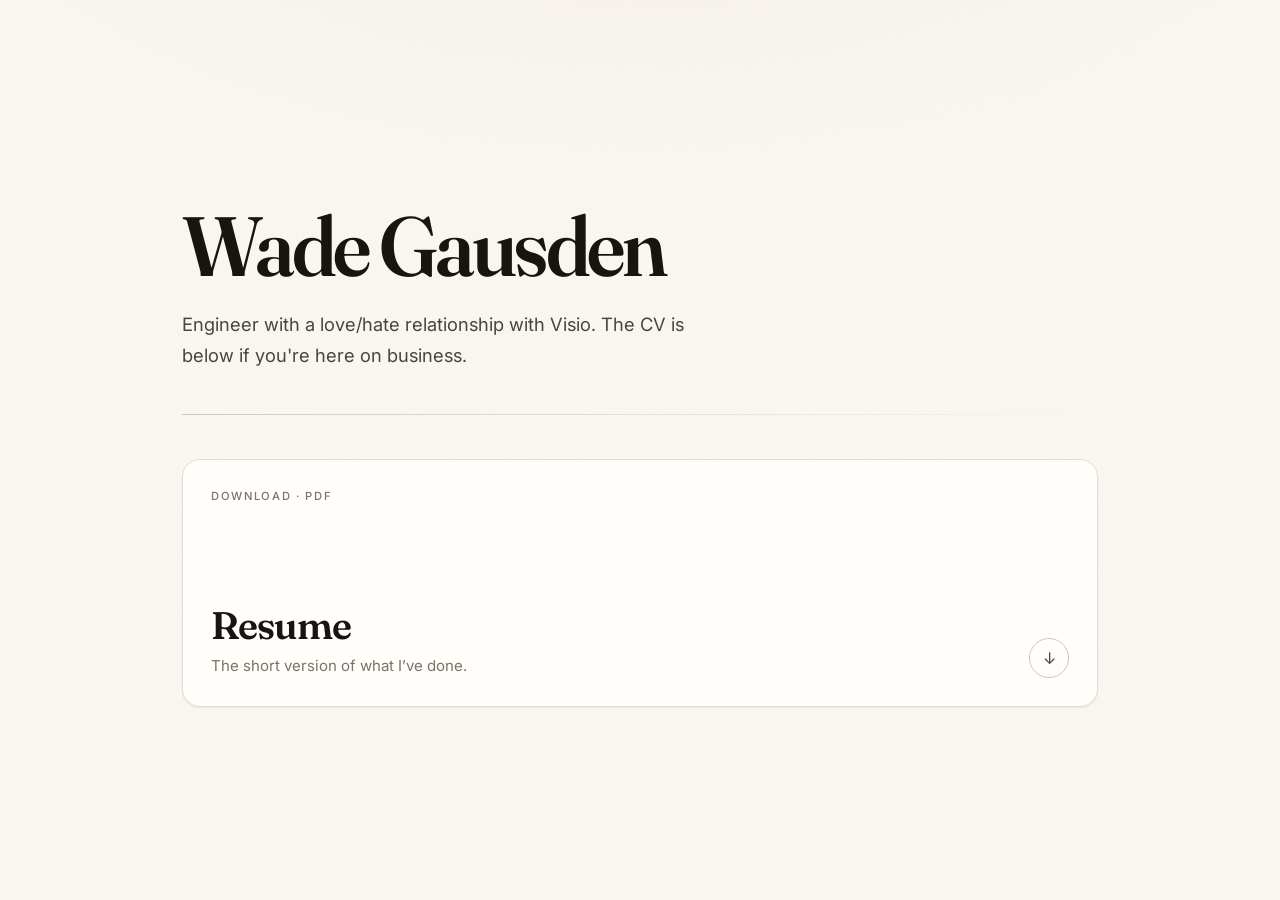
<file: index.html>
<!DOCTYPE html>
<html lang="en">
<head>
  <meta charset="utf-8">
  <meta name="viewport" content="width=device-width, initial-scale=1">
  <title>Wade Gausden</title>
  <meta name="description" content="Wade Gausden — resume.">
  <meta name="theme-color" content="#faf7f2" media="(prefers-color-scheme: light)">
  <meta name="theme-color" content="#100f0d" media="(prefers-color-scheme: dark)">

  <link rel="icon" href="data:image/svg+xml,%3Csvg xmlns='http://www.w3.org/2000/svg' viewBox='0 0 100 100'%3E%3Crect width='100' height='100' rx='24' fill='%23bf4d24'/%3E%3Ctext x='50' y='73' font-size='62' font-family='Georgia,serif' fill='%23faf7f2' text-anchor='middle'%3EW%3C/text%3E%3C/svg%3E">

  <link rel="preconnect" href="https://fonts.googleapis.com">
  <link rel="preconnect" href="https://fonts.gstatic.com" crossorigin>
  <link href="https://fonts.googleapis.com/css2?family=Fraunces:opsz,wght,SOFT,WONK@9..144,400..700,0..100,0..1&family=Inter:wght@400;500;600&family=Newsreader:ital,opsz,wght@0,6..72,400;1,6..72,400&display=swap" rel="stylesheet">

  <link href="https://cdn.jsdelivr.net/npm/bootstrap@5.3.3/dist/css/bootstrap.min.css" rel="stylesheet">
  <link href="/css/style.css" rel="stylesheet">
</head>
<body>

  <main class="container wrap hero">

    <div>
      <!-- Swap this tagline for something that actually sounds like you -->
      <h1 class="hero-name rise rise-1">Wade Gausden</h1>
      <p class="hero-tagline rise rise-2">
        Engineer with a love/hate relationship with Visio.
        The CV is below if you're here on business.
      </p>
    </div>

    <hr class="rule rise rise-2">

    <div class="row g-4">
      <!-- Resume is full width while the portfolio is hidden.
           To bring the portfolio back: change col-12 below to col-12 col-md-6
           and un-comment the Portfolio tile underneath. -->
      <div class="col-12">
        <a class="tile tile-resume rise rise-3" href="/files/Wade_Gausden_CV.pdf" download>
          <span class="label">Download &middot; PDF</span>
          <div class="tile-foot">
            <div>
              <h2 class="tile-title">Resume</h2>
              <p class="tile-desc">The short version of what I&rsquo;ve done.</p>
            </div>
            <span class="tile-arrow" aria-hidden="true">&darr;</span>
          </div>
        </a>
      </div>

      <!-- ===== Portfolio tile — hidden for now, restore when ready =====
      <div class="col-12 col-md-6">
        <a class="tile tile-portfolio rise rise-4" href="/portfolio/">
          <span class="label">Writing</span>
          <div class="tile-foot">
            <div>
              <h2 class="tile-title">Portfolio</h2>
              <p class="tile-desc">Posts, notes, and half-formed thoughts.</p>
            </div>
            <span class="tile-arrow" aria-hidden="true">&rarr;</span>
          </div>
        </a>
      </div>
      ============================================================= -->
    </div>

  </main>

</body>
</html>
</file>
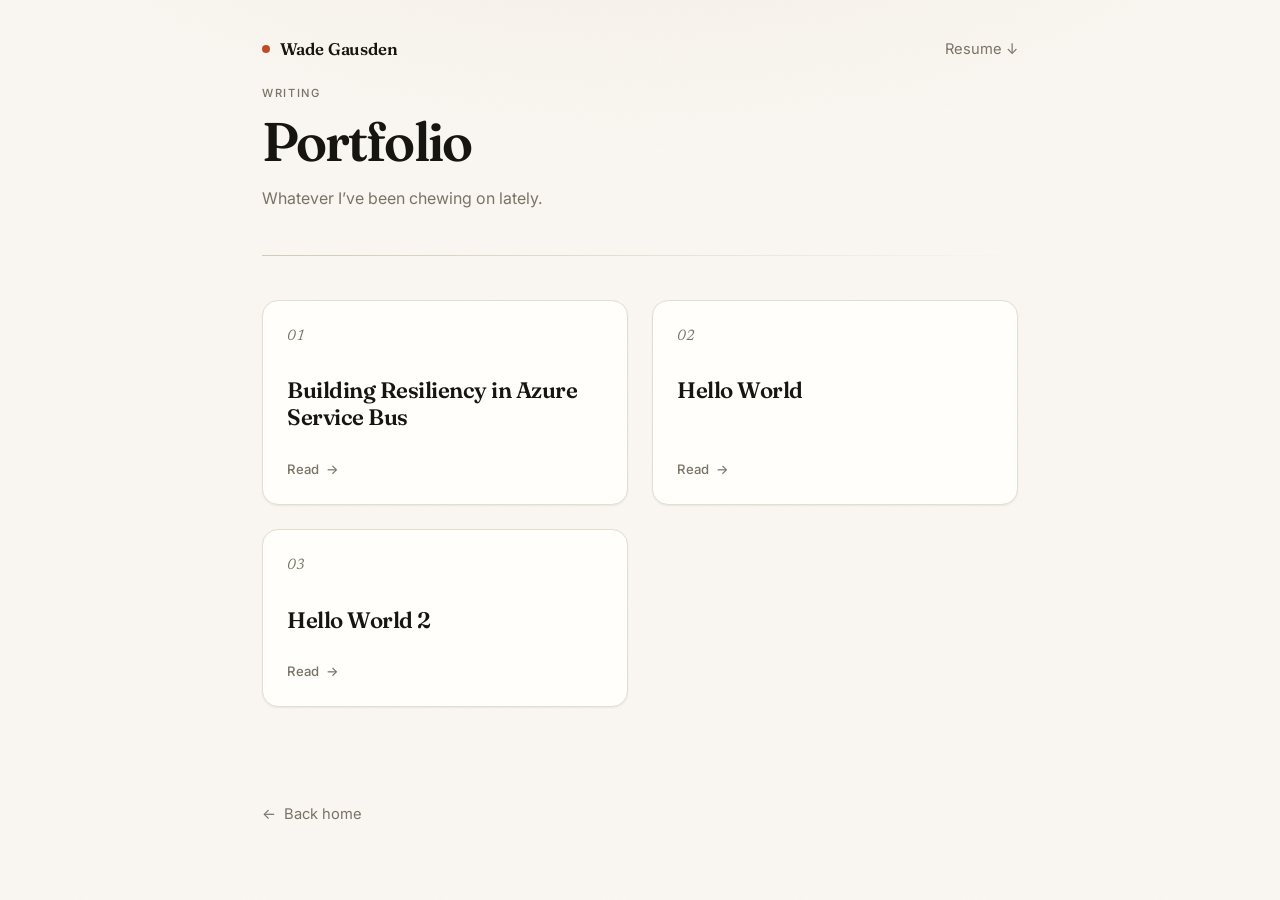
<file: portfolio/index.html>
<!DOCTYPE html>
<html lang="en">
<head>
  <meta charset="utf-8">
  <meta name="viewport" content="width=device-width, initial-scale=1">
  <title>Portfolio — Wade Gausden</title>
  <meta name="description" content="Writing by Wade Gausden.">
  <meta name="theme-color" content="#faf7f2" media="(prefers-color-scheme: light)">
  <meta name="theme-color" content="#100f0d" media="(prefers-color-scheme: dark)">

  <link rel="icon" href="data:image/svg+xml,%3Csvg xmlns='http://www.w3.org/2000/svg' viewBox='0 0 100 100'%3E%3Crect width='100' height='100' rx='24' fill='%23bf4d24'/%3E%3Ctext x='50' y='73' font-size='62' font-family='Georgia,serif' fill='%23faf7f2' text-anchor='middle'%3EW%3C/text%3E%3C/svg%3E">

  <link rel="preconnect" href="https://fonts.googleapis.com">
  <link rel="preconnect" href="https://fonts.gstatic.com" crossorigin>
  <link href="https://fonts.googleapis.com/css2?family=Fraunces:opsz,wght,SOFT,WONK@9..144,400..700,0..100,0..1&family=Inter:wght@400;500;600&family=Newsreader:ital,opsz,wght@0,6..72,400;1,6..72,400&display=swap" rel="stylesheet">

  <link href="https://cdn.jsdelivr.net/npm/bootstrap@5.3.3/dist/css/bootstrap.min.css" rel="stylesheet">
  <link href="/css/style.css" rel="stylesheet">
</head>
<body>

  <header class="container wrap-tight site-header">
    <a class="site-name" href="/">Wade Gausden</a>
    <a class="nav-link-quiet" href="/files/wade-gausden-cv.pdf" download>Resume &darr;</a>
  </header>

  <main class="container wrap-tight pb-5">

    <div class="rise rise-1">
      <span class="label">Writing</span>
      <h1 class="page-title">Portfolio</h1>
      <p class="page-intro">
        Whatever I&rsquo;ve been chewing on lately.
      </p>
    </div>

    <hr class="rule rise rise-1">

    <!-- Post list: two columns from md up, single column on mobile.
         To add a post: copy one .col block and point it at the new folder. -->
    <div class="row g-4">

      <div class="col-12 col-md-6">
        <a class="post-card rise rise-2" href="/portfolio/azure-service-bus-resiliency/">
          <span class="post-num">01</span>
          <h2 class="post-card-title">Building Resiliency in Azure Service Bus</h2>
          <span class="post-card-foot">Read <span aria-hidden="true">&rarr;</span></span>
        </a>
      </div>

      <div class="col-12 col-md-6">
        <a class="post-card rise rise-3" href="/portfolio/hello-world/">
          <span class="post-num">02</span>
          <h2 class="post-card-title">Hello World</h2>
          <span class="post-card-foot">Read <span aria-hidden="true">&rarr;</span></span>
        </a>
      </div>

      <div class="col-12 col-md-6">
        <a class="post-card rise rise-4" href="/portfolio/hello-world-2/">
          <span class="post-num">03</span>
          <h2 class="post-card-title">Hello World 2</h2>
          <span class="post-card-foot">Read <span aria-hidden="true">&rarr;</span></span>
        </a>
      </div>

    </div>
  </main>

  <footer class="container wrap-tight site-footer">
    <a class="nav-link-quiet" href="/"><span aria-hidden="true">&larr;</span> Back home</a>
  </footer>

</body>
</html>
</file>
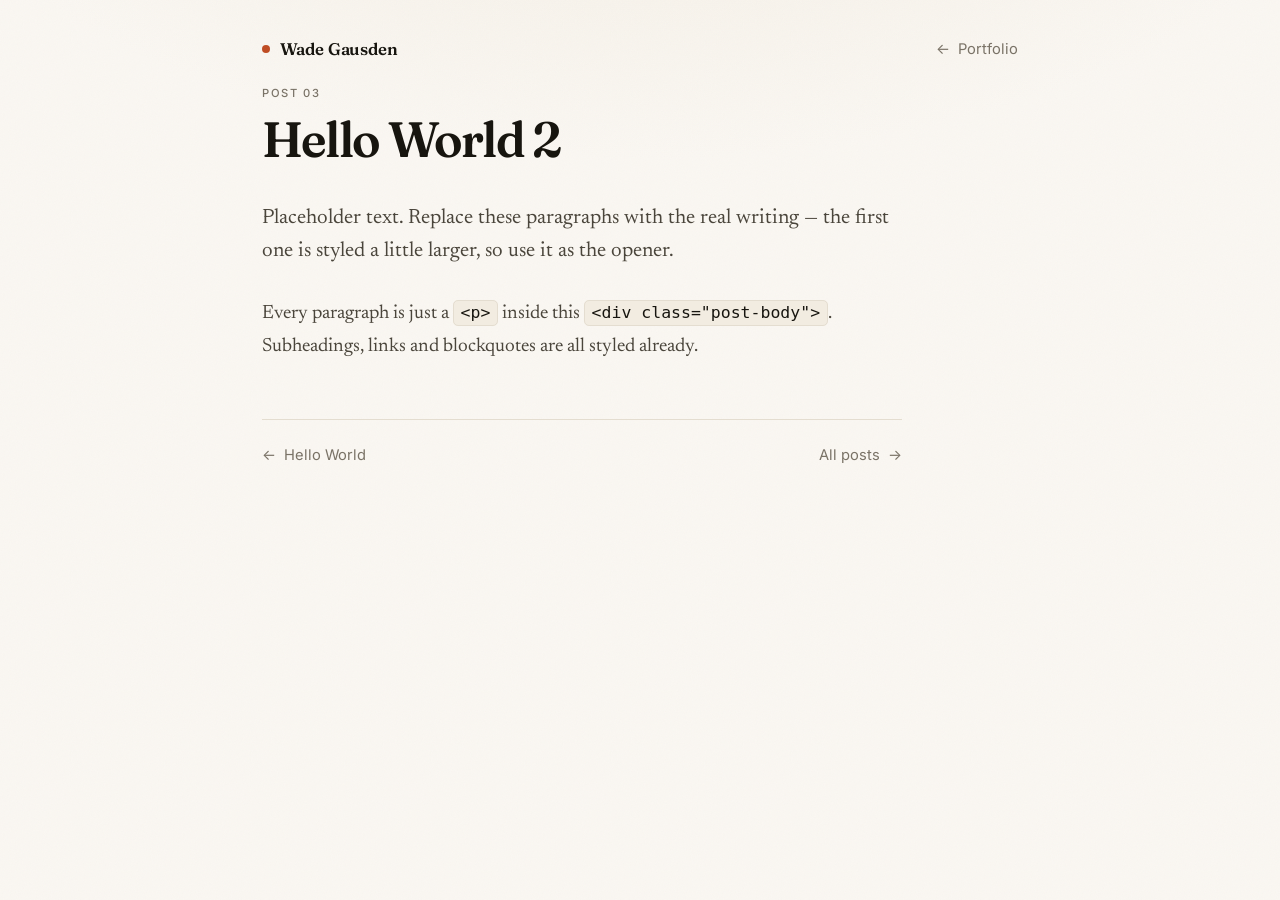
<file: portfolio/hello-world-2/index.html>
<!DOCTYPE html>
<html lang="en">
<head>
  <meta charset="utf-8">
  <meta name="viewport" content="width=device-width, initial-scale=1">
  <title>Hello World 2 — Wade Gausden</title>
  <meta name="description" content="Hello World 2 — a post by Wade Gausden.">
  <meta name="theme-color" content="#faf7f2" media="(prefers-color-scheme: light)">
  <meta name="theme-color" content="#100f0d" media="(prefers-color-scheme: dark)">

  <link rel="icon" href="data:image/svg+xml,%3Csvg xmlns='http://www.w3.org/2000/svg' viewBox='0 0 100 100'%3E%3Crect width='100' height='100' rx='24' fill='%23bf4d24'/%3E%3Ctext x='50' y='73' font-size='62' font-family='Georgia,serif' fill='%23faf7f2' text-anchor='middle'%3EW%3C/text%3E%3C/svg%3E">

  <link rel="preconnect" href="https://fonts.googleapis.com">
  <link rel="preconnect" href="https://fonts.gstatic.com" crossorigin>
  <link href="https://fonts.googleapis.com/css2?family=Fraunces:opsz,wght,SOFT,WONK@9..144,400..700,0..100,0..1&family=Inter:wght@400;500;600&family=Newsreader:ital,opsz,wght@0,6..72,400;1,6..72,400&display=swap" rel="stylesheet">

  <link href="https://cdn.jsdelivr.net/npm/bootstrap@5.3.3/dist/css/bootstrap.min.css" rel="stylesheet">
  <link href="/css/style.css" rel="stylesheet">
</head>
<body>

  <header class="container wrap-tight site-header">
    <a class="site-name" href="/">Wade Gausden</a>
    <a class="nav-link-quiet" href="/portfolio/"><span aria-hidden="true">&larr;</span> Portfolio</a>
  </header>

  <main class="container wrap-tight pb-5">
    <article class="post rise rise-1">

      <span class="label">Post 03</span>
      <h1 class="post-title">Hello World 2</h1>

      <div class="post-body">
        <!-- ===== Post body starts here ===== -->
        <p>
          Placeholder text. Replace these paragraphs with the real writing &mdash;
          the first one is styled a little larger, so use it as the opener.
        </p>
        <p>
          Every paragraph is just a <code>&lt;p&gt;</code> inside this
          <code>&lt;div class="post-body"&gt;</code>. Subheadings, links and
          blockquotes are all styled already.
        </p>
        <!-- ===== Post body ends here ===== -->
      </div>

      <nav class="post-nav">
        <a class="nav-link-quiet" href="/portfolio/hello-world/"><span aria-hidden="true">&larr;</span> Hello World</a>
        <a class="nav-link-quiet" href="/portfolio/">All posts <span aria-hidden="true">&rarr;</span></a>
      </nav>

    </article>
  </main>

</body>
</html>
</file>
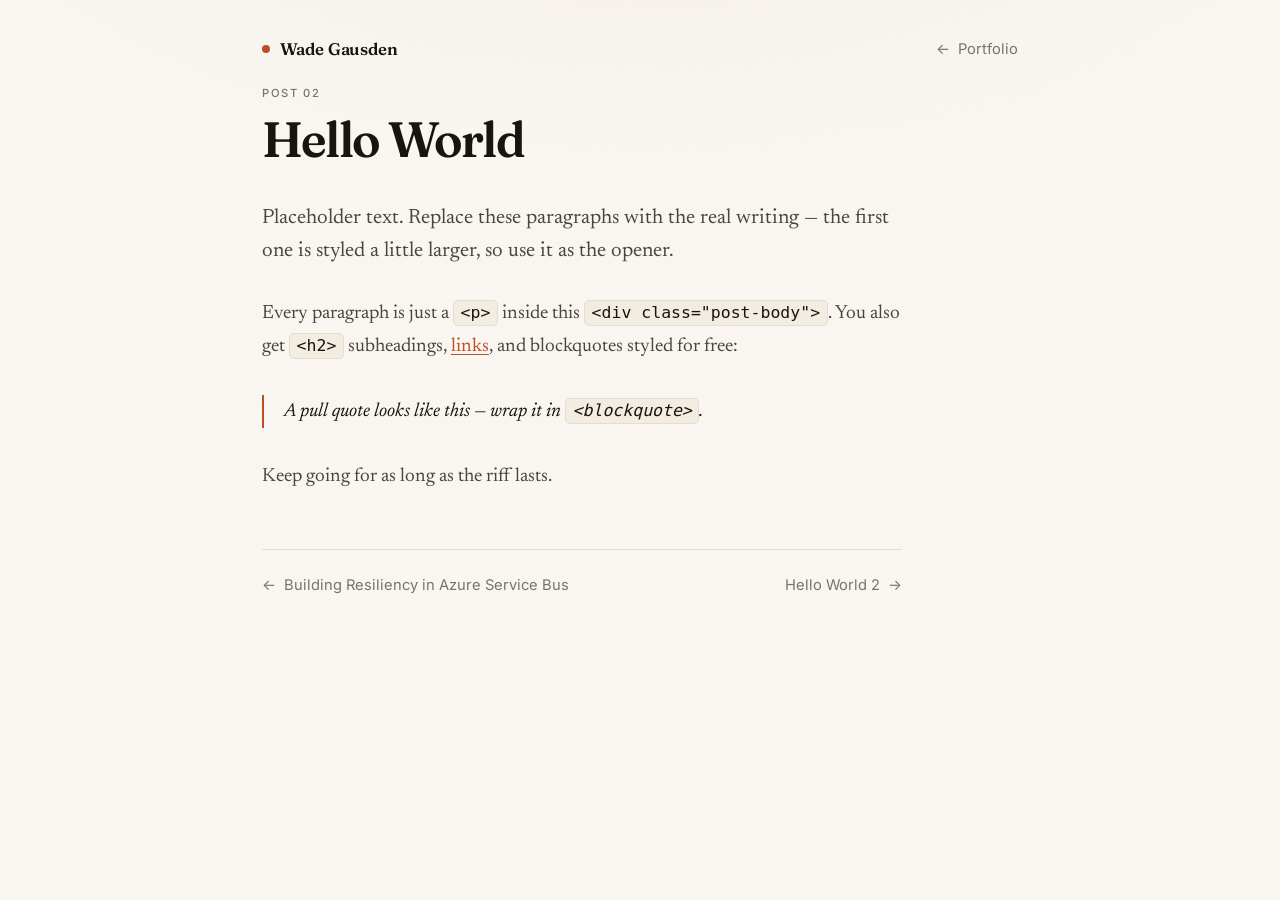
<file: portfolio/hello-world/index.html>
<!DOCTYPE html>
<html lang="en">
<head>
  <meta charset="utf-8">
  <meta name="viewport" content="width=device-width, initial-scale=1">
  <title>Hello World — Wade Gausden</title>
  <meta name="description" content="Hello World — a post by Wade Gausden.">
  <meta name="theme-color" content="#faf7f2" media="(prefers-color-scheme: light)">
  <meta name="theme-color" content="#100f0d" media="(prefers-color-scheme: dark)">

  <link rel="icon" href="data:image/svg+xml,%3Csvg xmlns='http://www.w3.org/2000/svg' viewBox='0 0 100 100'%3E%3Crect width='100' height='100' rx='24' fill='%23bf4d24'/%3E%3Ctext x='50' y='73' font-size='62' font-family='Georgia,serif' fill='%23faf7f2' text-anchor='middle'%3EW%3C/text%3E%3C/svg%3E">

  <link rel="preconnect" href="https://fonts.googleapis.com">
  <link rel="preconnect" href="https://fonts.gstatic.com" crossorigin>
  <link href="https://fonts.googleapis.com/css2?family=Fraunces:opsz,wght,SOFT,WONK@9..144,400..700,0..100,0..1&family=Inter:wght@400;500;600&family=Newsreader:ital,opsz,wght@0,6..72,400;1,6..72,400&display=swap" rel="stylesheet">

  <link href="https://cdn.jsdelivr.net/npm/bootstrap@5.3.3/dist/css/bootstrap.min.css" rel="stylesheet">
  <link href="/css/style.css" rel="stylesheet">
</head>
<body>

  <header class="container wrap-tight site-header">
    <a class="site-name" href="/">Wade Gausden</a>
    <a class="nav-link-quiet" href="/portfolio/"><span aria-hidden="true">&larr;</span> Portfolio</a>
  </header>

  <main class="container wrap-tight pb-5">
    <article class="post rise rise-1">

      <span class="label">Post 02</span>
      <h1 class="post-title">Hello World</h1>

      <div class="post-body">
        <!-- ===== Post body starts here ===== -->
        <p>
          Placeholder text. Replace these paragraphs with the real writing &mdash;
          the first one is styled a little larger, so use it as the opener.
        </p>
        <p>
          Every paragraph is just a <code>&lt;p&gt;</code> inside this
          <code>&lt;div class="post-body"&gt;</code>. You also get
          <code>&lt;h2&gt;</code> subheadings, <a href="/portfolio/">links</a>,
          and blockquotes styled for free:
        </p>
        <blockquote>
          A pull quote looks like this &mdash; wrap it in
          <code>&lt;blockquote&gt;</code>.
        </blockquote>
        <p>
          Keep going for as long as the riff lasts.
        </p>
        <!-- ===== Post body ends here ===== -->
      </div>

      <nav class="post-nav">
        <a class="nav-link-quiet" href="/portfolio/azure-service-bus-resiliency/"><span aria-hidden="true">&larr;</span> Building Resiliency in Azure Service Bus</a>
        <a class="nav-link-quiet" href="/portfolio/hello-world-2/">Hello World 2 <span aria-hidden="true">&rarr;</span></a>
      </nav>

    </article>
  </main>

</body>
</html>
</file>
<file: css/style.css>
/* ==========================================================================
   Wade Gausden — site styles
   Layered on top of Bootstrap: Bootstrap handles the grid, this handles
   everything that makes it look like something.
   ========================================================================== */

/* --- Palette: warm paper + ink + one terracotta accent ------------------- */
:root {
  --bg:          #faf7f2;
  --bg-deep:     #f2ece1;
  --surface:     #fffefb;
  --ink:         #17150f;
  --ink-soft:    #4a453b;
  --muted:       #7a7367;
  --line:        #e4ddd0;
  --line-firm:   #d3c9b7;
  --accent:      #bf4d24;
  --accent-soft: rgba(191, 77, 36, 0.09);
  --on-accent:   #fffefb;
  --shadow:      rgba(38, 30, 18, 0.07);
  --shadow-lift: rgba(38, 30, 18, 0.13);

  --serif: "Fraunces", "Iowan Old Style", Georgia, serif;
  --prose: "Newsreader", Georgia, "Times New Roman", serif;
  --sans:  "Inter", -apple-system, BlinkMacSystemFont, "Segoe UI", Roboto, sans-serif;
}

@media (prefers-color-scheme: dark) {
  :root {
    --bg:          #100f0d;
    --bg-deep:     #191712;
    --surface:     #1a1815;
    --ink:         #f6f2e9;
    --ink-soft:    #d1cabc;
    --muted:       #918977;
    --line:        #2a2722;
    --line-firm:   #3d3831;
    --accent:      #ea7b4d;
    --accent-soft: rgba(234, 123, 77, 0.13);
    --on-accent:   #14120f;
    --shadow:      rgba(0, 0, 0, 0.4);
    --shadow-lift: rgba(0, 0, 0, 0.55);
  }
}

/* --- Base ---------------------------------------------------------------- */
* { box-sizing: border-box; }

html { -webkit-text-size-adjust: 100%; }

body {
  margin: 0;
  min-height: 100vh;
  background-color: var(--bg);
  /* soft warm glow up top, so the page isn't a flat slab */
  background-image:
    radial-gradient(70rem 40rem at 50% -18rem, var(--bg-deep) 0%, transparent 70%);
  background-repeat: no-repeat;
  color: var(--ink);
  font-family: var(--sans);
  line-height: 1.6;
  -webkit-font-smoothing: antialiased;
  -moz-osx-font-smoothing: grayscale;
}

/* Fine film-grain overlay — barely visible, kills the flat-CSS feel */
body::before {
  content: "";
  position: fixed;
  inset: 0;
  z-index: 0;
  pointer-events: none;
  opacity: 0.03;
  background-image: url("data:image/svg+xml,%3Csvg xmlns='http://www.w3.org/2000/svg' width='180' height='180'%3E%3Cfilter id='n'%3E%3CfeTurbulence type='fractalNoise' baseFrequency='0.85' numOctaves='3' stitchTiles='stitch'/%3E%3C/filter%3E%3Crect width='180' height='180' filter='url(%23n)'/%3E%3C/svg%3E");
}

body > * { position: relative; z-index: 1; }

a { color: inherit; text-decoration: none; }

::selection {
  background: var(--accent);
  color: var(--on-accent);
}

:focus-visible {
  outline: 2px solid var(--accent);
  outline-offset: 3px;
  border-radius: 4px;
}

/* --- Small tracked-out label (eyebrows, meta) ---------------------------- */
.label {
  display: inline-block;
  font-size: 0.7rem;
  font-weight: 500;
  letter-spacing: 0.15em;
  text-transform: uppercase;
  color: var(--muted);
}

/* --- Width limits (used with Bootstrap's .container) --------------------- */
.wrap       { max-width: 940px; }
.wrap-tight { max-width: 780px; }

/* --- Header -------------------------------------------------------------- */
.site-header {
  display: flex;
  align-items: center;
  justify-content: space-between;
  gap: 1rem;
  padding-block: 2.25rem 1rem;
}

.site-name {
  display: inline-flex;
  align-items: center;
  gap: 0.6rem;
  font-family: var(--serif);
  font-optical-sizing: auto;
  font-weight: 600;
  font-size: 1.05rem;
  letter-spacing: -0.01em;
  transition: color 0.2s ease;
}

/* little terracotta dot as a mark */
.site-name::before {
  content: "";
  flex: none;
  width: 0.5rem;
  height: 0.5rem;
  border-radius: 50%;
  background: var(--accent);
}

.site-name:hover { color: var(--accent); }

/* --- Homepage hero ------------------------------------------------------- */
.hero {
  display: flex;
  flex-direction: column;
  justify-content: center;
  min-height: 100vh;
  min-height: 100svh;
  padding-block: 3rem;
}

.hero-name {
  margin: 0.75rem 0 0;
  font-family: var(--serif);
  font-optical-sizing: auto;
  font-variation-settings: "SOFT" 20, "WONK" 1;
  font-weight: 600;
  font-size: clamp(2.9rem, 9vw, 5.25rem);
  line-height: 0.98;
  letter-spacing: -0.035em;
}

.hero-tagline {
  max-width: 34rem;
  margin: 1.4rem 0 0;
  font-size: clamp(1rem, 2.4vw, 1.15rem);
  line-height: 1.65;
  color: var(--ink-soft);
}

/* thin rule that fades out — nicer than a flat <hr> */
.rule {
  height: 1px;
  border: 0;
  margin: 2.75rem 0;
  opacity: 1;
  background: linear-gradient(to right, var(--line-firm), var(--line) 45%, transparent);
}

/* --- Tiles (homepage) ---------------------------------------------------- */
.tile {
  position: relative;
  display: flex;
  flex-direction: column;
  justify-content: space-between;
  gap: 2.5rem;
  height: 100%;
  min-height: 15.5rem;
  padding: 1.75rem;
  overflow: hidden;
  background: var(--surface);
  border: 1px solid var(--line);
  border-radius: 18px;
  box-shadow: 0 1px 2px var(--shadow);
  transition: transform 0.28s cubic-bezier(0.2, 0.8, 0.2, 1),
              box-shadow 0.28s ease,
              border-color 0.28s ease;
}

/* accent wash that blooms in on hover */
.tile::after {
  content: "";
  position: absolute;
  inset: 0;
  pointer-events: none;
  opacity: 0;
  background: radial-gradient(22rem 14rem at 85% 110%, var(--accent-soft), transparent 70%);
  transition: opacity 0.35s ease;
}

.tile:hover,
.tile:focus-visible {
  transform: translateY(-4px);
  border-color: var(--line-firm);
  box-shadow: 0 14px 34px -8px var(--shadow-lift);
}

.tile:hover::after,
.tile:focus-visible::after { opacity: 1; }

.tile-title {
  margin: 0;
  font-family: var(--serif);
  font-optical-sizing: auto;
  font-variation-settings: "SOFT" 18;
  font-weight: 600;
  font-size: clamp(1.9rem, 4.6vw, 2.4rem);
  line-height: 1.05;
  letter-spacing: -0.028em;
  transition: color 0.2s ease;
}

.tile:hover .tile-title { color: var(--accent); }

.tile-desc {
  margin: 0.55rem 0 0;
  font-size: 0.94rem;
  color: var(--muted);
}

.tile-foot {
  display: flex;
  align-items: flex-end;
  justify-content: space-between;
  gap: 1rem;
}

/* circular arrow button in the tile corner */
.tile-arrow {
  flex: none;
  display: grid;
  place-items: center;
  width: 2.5rem;
  height: 2.5rem;
  font-size: 1rem;
  line-height: 1;
  color: var(--ink-soft);
  border: 1px solid var(--line-firm);
  border-radius: 50%;
  transition: background-color 0.25s ease, color 0.25s ease,
              border-color 0.25s ease,
              transform 0.3s cubic-bezier(0.2, 0.8, 0.2, 1);
}

.tile:hover .tile-arrow {
  background: var(--accent);
  border-color: var(--accent);
  color: var(--on-accent);
}

.tile-resume:hover .tile-arrow    { transform: translateY(3px); }
.tile-portfolio:hover .tile-arrow { transform: translate(3px, -3px); }

/* --- Page heads (portfolio / post) --------------------------------------- */
.page-title {
  margin: 0.6rem 0 0;
  font-family: var(--serif);
  font-optical-sizing: auto;
  font-variation-settings: "SOFT" 20, "WONK" 1;
  font-weight: 600;
  font-size: clamp(2.3rem, 7vw, 3.4rem);
  line-height: 1.02;
  letter-spacing: -0.035em;
}

.page-intro {
  max-width: 32rem;
  margin: 1rem 0 0;
  color: var(--muted);
}

/* --- Post list ----------------------------------------------------------- */
.post-card {
  position: relative;
  display: flex;
  flex-direction: column;
  gap: 1.75rem;
  height: 100%;
  min-height: 11rem;
  padding: 1.5rem;
  overflow: hidden;
  background: var(--surface);
  border: 1px solid var(--line);
  border-radius: 16px;
  box-shadow: 0 1px 2px var(--shadow);
  transition: transform 0.28s cubic-bezier(0.2, 0.8, 0.2, 1),
              box-shadow 0.28s ease,
              border-color 0.28s ease;
}

/* accent bar that wipes across the top edge on hover */
.post-card::before {
  content: "";
  position: absolute;
  top: 0;
  left: 0;
  right: 0;
  height: 2px;
  background: var(--accent);
  transform: scaleX(0);
  transform-origin: left;
  transition: transform 0.35s cubic-bezier(0.2, 0.8, 0.2, 1);
}

.post-card:hover,
.post-card:focus-visible {
  transform: translateY(-3px);
  border-color: var(--line-firm);
  box-shadow: 0 12px 28px -8px var(--shadow-lift);
}

.post-card:hover::before,
.post-card:focus-visible::before { transform: scaleX(1); }

.post-num {
  font-family: var(--prose);
  font-style: italic;
  font-size: 0.95rem;
  color: var(--muted);
}

.post-card-title {
  margin: 0;
  font-family: var(--serif);
  font-optical-sizing: auto;
  font-weight: 600;
  font-size: 1.4rem;
  line-height: 1.2;
  letter-spacing: -0.022em;
  transition: color 0.2s ease;
}

.post-card:hover .post-card-title { color: var(--accent); }

.post-card-foot {
  display: flex;
  align-items: center;
  gap: 0.45rem;
  margin-top: auto;
  font-size: 0.82rem;
  font-weight: 500;
  color: var(--muted);
  transition: color 0.2s ease, gap 0.25s ease;
}

.post-card:hover .post-card-foot {
  gap: 0.75rem;
  color: var(--accent);
}

/* --- Post body ----------------------------------------------------------- */
.post { max-width: 40rem; }

.post-title {
  margin: 0.6rem 0 0;
  font-family: var(--serif);
  font-optical-sizing: auto;
  font-variation-settings: "SOFT" 20, "WONK" 1;
  font-weight: 600;
  font-size: clamp(2.1rem, 6.5vw, 3.1rem);
  line-height: 1.04;
  letter-spacing: -0.035em;
  text-wrap: balance;
}

.post-body {
  margin-top: 2.25rem;
  font-family: var(--prose);
  font-size: 1.2rem;
  line-height: 1.72;
  color: var(--ink-soft);
}

.post-body > p { margin: 0 0 1.4em; }

/* first paragraph reads a touch larger, like a lede — same colour as the rest */
.post-body > p:first-of-type {
  font-size: 1.3rem;
  line-height: 1.6;
}

.post-body h2 {
  margin: 2.5rem 0 0.9rem;
  font-family: var(--serif);
  font-weight: 600;
  font-size: 1.5rem;
  letter-spacing: -0.02em;
  color: var(--ink);
}

.post-body a {
  color: var(--accent);
  text-decoration: underline;
  text-decoration-thickness: 1px;
  text-underline-offset: 0.18em;
}

.post-body a:hover { text-decoration-thickness: 2px; }

.post-body blockquote {
  margin: 2rem 0;
  padding-left: 1.25rem;
  border-left: 2px solid var(--accent);
  font-style: italic;
  color: var(--ink);
}

.post-body code {
  padding: 0.15em 0.4em;
  font-family: ui-monospace, SFMono-Regular, Menlo, Consolas, monospace;
  font-size: 0.86em;
  color: var(--ink);
  background: var(--bg-deep);
  border: 1px solid var(--line);
  border-radius: 5px;
}

/* --- Diagrams (mermaid) -------------------------------------------------- */
.figure {
  margin: 2.5rem 0;
}

.diagram {
  padding: 1.5rem 1rem;
  overflow-x: auto;           /* wide diagrams scroll rather than squash */
  background: var(--surface);
  border: 1px solid var(--line);
  border-radius: 14px;
}

.diagram .mermaid {
  display: flex;
  justify-content: center;
  min-width: min-content;
}

.diagram svg {
  max-width: 100%;
  height: auto;
}

.figure-caption {
  margin: 0.85rem 0 0;
  font-family: var(--sans);
  font-size: 0.85rem;
  line-height: 1.55;
  color: var(--muted);
  text-align: center;
}

.figure-caption strong {
  font-weight: 600;
  color: var(--ink-soft);
}

/* --- Bottom nav / footer ------------------------------------------------- */
.post-nav {
  display: flex;
  flex-wrap: wrap;
  align-items: center;
  justify-content: space-between;
  gap: 1rem;
  margin-top: 3.5rem;
  padding-top: 1.5rem;
  border-top: 1px solid var(--line);
}

.nav-link-quiet {
  display: inline-flex;
  align-items: center;
  gap: 0.5rem;
  font-size: 0.92rem;
  color: var(--muted);
  transition: color 0.2s ease, gap 0.25s ease;
}

.nav-link-quiet:hover {
  gap: 0.75rem;
  color: var(--accent);
}

.site-footer {
  padding-block: 3rem 2.5rem;
  font-size: 0.82rem;
  color: var(--muted);
}

/* --- Entrance animation (staggered, and respectful of settings) ---------- */
@keyframes rise {
  from { opacity: 0; transform: translateY(14px); }
  to   { opacity: 1; transform: none; }
}

.rise { animation: rise 0.7s cubic-bezier(0.2, 0.8, 0.2, 1) both; }

.rise-1 { animation-delay: 0.04s; }
.rise-2 { animation-delay: 0.12s; }
.rise-3 { animation-delay: 0.2s; }
.rise-4 { animation-delay: 0.28s; }

@media (prefers-reduced-motion: reduce) {
  *,
  *::before,
  *::after {
    animation-duration: 0.01ms !important;
    animation-delay: 0ms !important;
    transition-duration: 0.01ms !important;
  }

  .tile:hover,
  .post-card:hover { transform: none; }
}
</file>
